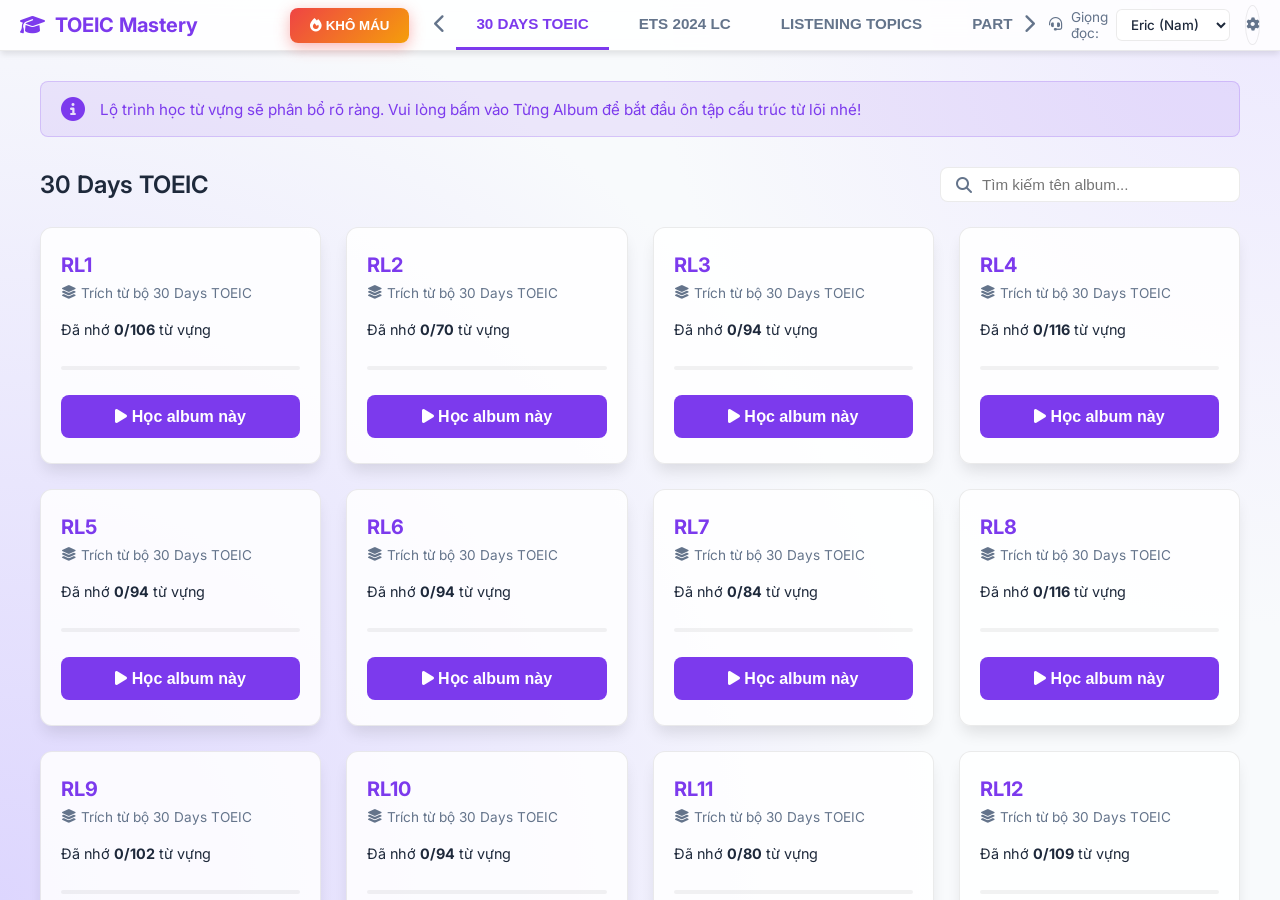
<file: Toeic-Web-App/index.html>
<!DOCTYPE html>
<html lang="vi">
<head>
    <meta charset="UTF-8">
    <meta name="viewport" content="width=device-width, initial-scale=1.0">
    <title>TOEIC Flashcards Mastery</title>
    <link rel="stylesheet" href="style.css">
    <link href="https://fonts.googleapis.com/css2?family=Inter:wght@400;500;600;700&display=swap" rel="stylesheet">
    <link rel="stylesheet" href="https://cdnjs.cloudflare.com/ajax/libs/font-awesome/6.4.0/css/all.min.css">
</head>
<body>
    <div class="app-container is-top-nav">
        <!-- Top Navbar -->
        <nav class="top-navbar">
            <div class="logo">
                <h2><i class="fa-solid fa-graduation-cap"></i> TOEIC Mastery</h2>
            </div>
            
            <button class="btn-hardcore" id="btnHardcoreNav">
                <i class="fa-solid fa-fire"></i> KHÔ MÁU
            </button>

            <!-- Horizontal scrollable tabs -->
            <div class="nav-tabs-wrapper">
                <button class="scroll-btn scroll-left"><i class="fa-solid fa-chevron-left"></i></button>
                <div class="nav-tabs" id="navTabs">
                    <!-- Tabs populated via JS -->
                </div>
                <button class="scroll-btn scroll-right"><i class="fa-solid fa-chevron-right"></i></button>
            </div>
            <div class="nav-user">
                <div class="voice-selector">
                    <i class="fa-solid fa-headset"></i> Giọng đọc:
                    <select id="voiceSelect">
                        <option value="Microsoft Eric">Eric (Nam)</option>
                        <option value="Microsoft Emma">Emma (Nữ)</option>
                    </select>
                </div>
                <button class="btn-settings" id="btnSettings" title="Cài đặt">
                    <i class="fa-solid fa-gear"></i>
                </button>
            </div>
        </nav>
        
        <!-- Main Content -->
        <main class="main-content">
            <!-- Learning Toolbar (Hidden in Dashboard Grid View) -->
            <header class="topbar learning-header" id="learningHeader" style="display: none;">
                <button class="btn-back" id="btnBack"><i class="fa-solid fa-arrow-left"></i> Quay lại</button>
                <h1 id="currentAlbumTitle">Album Name</h1>
                <div class="mode-toggles">
                    <button id="btnFlashcard" class="active"><i class="fa-solid fa-layer-group"></i> Flashcards</button>
                    <button id="btnList"><i class="fa-solid fa-list"></i> Danh sách</button>
                </div>
            </header>
            
            <div class="content-body" id="contentBody">
                
                <!-- Hardcore Dashboard View -->
                <div class="hardcore-dashboard" id="hardcoreDashboard" style="display: none;">
                    <div class="hc-header">
                        <h2>Mục Tiêu Khô Máu 🔥</h2>
                        <button class="btn-primary" id="btnEditPlan"><i class="fa-solid fa-pen"></i> Đổi Kế Hoạch</button>
                    </div>
                    
                    <div class="hc-stats-container">
                        <div class="hc-stat-card">
                            <div class="hc-stat-title">Từ Mới Hôm Nay</div>
                            <div class="hc-stat-value" id="hcNewCount">--</div>
                        </div>
                        <div class="hc-stat-card warning">
                            <div class="hc-stat-title">Quên Tới Nơi (Cần Ôn Lập Tức)</div>
                            <div class="hc-stat-value" id="hcReviewCount">--</div>
                        </div>
                    </div>

                    <div style="text-align: center; margin-top: 40px;">
                        <button class="btn-hardcore-start" id="btnStartHardcoreSession">
                            BẮT ĐẦU CHIẾN ĐẤU <i class="fa-solid fa-rocket"></i>
                        </button>
                    </div>
                </div>

                <!-- Dashboard / Album Grid View -->
                <div class="album-grid-view" id="albumGridView">
                    <!-- Intro Banner -->
                    <div class="intro-banner">
                        <i class="fa-solid fa-circle-info banner-icon"></i>
                        <span>Lộ trình học từ vựng sẽ phân bổ rõ ràng. Vui lòng bấm vào Từng Album để bắt đầu ôn tập cấu trúc từ lõi nhé!</span>
                    </div>

                    <div class="grid-header">
                        <h2 id="gridCategoryTitle">Vui lòng tải dữ liệu</h2>
                        <div class="search-box">
                            <i class="fa-solid fa-magnifying-glass"></i>
                            <input type="text" id="searchInput" placeholder="Tìm kiếm tên album...">
                        </div>
                    </div>
                    
                    <div class="album-grid" id="albumGrid">
                        <!-- Cards populated via JS -->
                    </div>
                </div>

                <!-- Learning View (Flashcard / List injected here) -->
                <div class="learning-view" id="learningView" style="display: none;">
                </div>
            </div>
        </main>
    </div>

    <!-- Settings Modal -->
    <div class="modal-overlay" id="settingsModal">
        <div class="modal-content">
            <div class="modal-header">
                <h3>Cài đặt Phím tắt</h3>
                <button class="btn-close" id="btnCloseSettings"><i class="fa-solid fa-xmark"></i></button>
            </div>
            <div class="modal-body">
                <div class="form-group">
                    <label>Phím nổi bật: Đọc từ vựng chính (Vocab)</label>
                    <input type="text" id="inputKeyVocab" maxlength="1" placeholder="Ví dụ: v">
                </div>
                <div class="form-group">
                    <label>Phím nổi bật: Đọc câu ví dụ (Example)</label>
                    <input type="text" id="inputKeyExample" maxlength="1" placeholder="Ví dụ: p">
                </div>
            </div>
            <div class="modal-footer">
                <button class="btn-save" id="btnSaveSettings">Lưu cài đặt</button>
            </div>
        </div>
    </div>

    <!-- Hardcore Wizard Modal -->
    <div class="modal-overlay" id="wizardModal">
        <div class="modal-content" style="width: 500px;">
            <div class="modal-header">
                <h3>Kế Hoạch Khô Máu 🎯</h3>
                <button class="btn-close" id="btnCloseWizard"><i class="fa-solid fa-xmark"></i></button>
            </div>
            <div class="modal-body" style="max-height: 70vh; overflow-y: auto;">
                <p style="color: var(--text-secondary); margin-bottom: 25px; line-height: 1.6; font-size: 0.95rem;">
                    Thiết lập mục tiêu cá nhân: Chọn các bộ từ vựng trọng điểm và thời gian hoàn thành. Hệ thống sẽ tự động điều phối lộ trình <strong>Ôn Tập (SRS)</strong> và <strong>Học Mới</strong> mỗi ngày.
                </p>
                <div class="form-group">
                    <label><i class="fa-solid fa-signature"></i> Tên Lộ Trình:</label>
                    <input type="text" id="inputPlanName" placeholder="Lộ trình cấp tốc 30 ngày..." style="text-transform: none;">
                </div>
                <div class="form-row" style="display: flex; gap: 15px; margin-top: 15px;">
                    <div class="form-group" style="flex: 1;">
                        <label><i class="fa-solid fa-calendar-clock"></i> Số ngày hoàn thành:</label>
                        <input type="number" id="inputTargetDays" min="1" max="365" value="30" style="text-transform: none;">
                    </div>
                </div>
                <div class="form-group" style="margin-top: 25px;">
                    <label style="display: flex; justify-content: space-between; align-items: center;">
                        <span><i class="fa-solid fa-list-check"></i> Chọn Nội Dung Học:</span>
                        <span style="font-size: 0.8rem; font-weight: normal; color: var(--primary); cursor: pointer;" onclick="document.querySelectorAll('#wizardCategories input').forEach(i=>i.checked=true)">Chọn tất cả</span>
                    </label>
                    <div class="category-checkboxes" id="wizardCategories" style="max-height: 300px;">
                        <!-- Checkboxes populated via JS (Categories and Albums) -->
                    </div>
                </div>
            </div>
            <div class="modal-footer" style="padding-top: 20px; border-top: 1px solid var(--glass-border);">
                <button class="btn-save" id="btnGeneratePlan" style="width: 100%; padding: 15px; font-size: 1.1rem; justify-content: center; display: flex; align-items: center; gap: 10px;">
                    <i class="fa-solid fa-bolt"></i> BẮT ĐẦU CHIẾN DỊCH
                </button>
            </div>
        </div>
    </div>

    <script src="data.js"></script>
    <script src="app.js"></script>
</body>
</html>
</file>
<file: Toeic-Web-App/style.css>
:root {
    --bg-color: #f8fafc;
    --glass-bg: rgba(255, 255, 255, 0.85);
    --glass-border: rgba(0, 0, 0, 0.08);
    --primary: #7c3aed;
    --primary-hover: #6d28d9;
    --text-primary: #1e293b;
    --text-secondary: #64748b;
    --success: #10b981;
    --danger: #ef4444;
    --warning: #f59e0b;
    --card-bg: rgba(255, 255, 255, 1);
}

* {
    box-sizing: border-box;
    margin: 0;
    padding: 0;
}

body {
    font-family: 'Inter', sans-serif;
    background: var(--bg-color);
    background-image: radial-gradient(circle at top right, #ede9fe 0%, transparent 40%),
                      radial-gradient(circle at bottom left, #ddd6fe 0%, transparent 60%);
    background-attachment: fixed;
    color: var(--text-primary);
    overflow: hidden;
    height: 100vh;
}

.app-container {
    display: flex;
    flex-direction: column;
    height: 100vh;
    width: 100vw;
}

/* --- Top Navigation Bar --- */
.top-navbar {
    display: flex;
    align-items: center;
    background: var(--glass-bg);
    backdrop-filter: blur(12px);
    border-bottom: 1px solid var(--glass-border);
    padding: 0 20px;
    height: 70px;
    box-shadow: 0 4px 6px -1px rgba(0, 0, 0, 0.1);
    z-index: 100;
}

.logo {
    display: flex;
    align-items: center;
    min-width: 250px;
    margin-right: 20px;
}

.logo h2 {
    font-size: 1.25rem;
    color: var(--primary);
    display: flex;
    align-items: center;
    gap: 10px;
}

.nav-tabs-wrapper {
    flex-grow: 1;
    display: flex;
    align-items: center;
    overflow: hidden;
    position: relative;
    margin-right: 20px;
}

.nav-tabs {
    display: flex;
    overflow-x: auto;
    scroll-behavior: smooth;
    scrollbar-width: none; /* Firefox */
    gap: 10px;
}
.nav-tabs::-webkit-scrollbar {
    display: none; /* Safari/Chrome */
}

.nav-tab {
    background: transparent;
    border: none;
    color: var(--text-secondary);
    font-size: 0.95rem;
    font-weight: 600;
    padding: 15px 20px;
    cursor: pointer;
    white-space: nowrap;
    text-transform: uppercase;
    transition: all 0.2s;
    border-bottom: 3px solid transparent;
}

.nav-tab:hover {
    color: var(--text-primary);
    background: rgba(255,255,255,0.05);
}

.nav-tab.active {
    color: var(--primary);
    border-bottom: 3px solid var(--primary);
}

.btn-settings {
    background: transparent;
    border: 1px solid var(--glass-border);
    color: var(--text-secondary);
    width: 40px;
    height: 40px;
    border-radius: 50%;
    cursor: pointer;
    margin-left: 15px;
    display: flex;
    justify-content: center;
    align-items: center;
    transition: all 0.2s;
}

.btn-settings:hover {
    color: var(--primary);
    background: rgba(124, 58, 237, 0.1);
}

.scroll-btn {
    background: transparent;
    border: none;
    color: var(--text-secondary);
    font-size: 1.2rem;
    cursor: pointer;
    padding: 0 10px;
    display: none; /* Show later via JS if overflow */
}

.nav-user {
    min-width: 150px;
    height: 100%;
    display: flex;
    align-items: center;
    justify-content: flex-end;
}

.voice-selector {
    display: flex;
    align-items: center;
    gap: 8px;
    font-size: 0.85rem;
    color: var(--text-secondary);
}

.voice-selector select {
    background: var(--card-bg);
    border: 1px solid var(--glass-border);
    color: var(--text-primary);
    padding: 6px 10px;
    border-radius: 6px;
    outline: none;
    cursor: pointer;
    font-family: inherit;
    font-weight: 500;
}

.voice-selector select option {
    background: var(--bg-color);
}

/* --- Main Content --- */
.main-content {
    flex-grow: 1;
    display: flex;
    flex-direction: column;
    overflow-y: auto;
}

.topbar.learning-header {
    display: flex;
    justify-content: space-between;
    align-items: center;
    padding: 20px 30px;
    background: rgba(255, 255, 255, 0.5);
    backdrop-filter: blur(8px);
    border-bottom: 1px solid var(--glass-border);
}

.btn-back {
    background: transparent;
    border: none;
    color: var(--text-primary);
    font-size: 1.1rem;
    font-weight: 600;
    cursor: pointer;
    display: flex;
    align-items: center;
    gap: 8px;
    transition: color 0.2s;
}

.btn-back:hover {
    color: var(--primary);
}

.learning-header h1 {
    font-size: 1.3rem;
    font-weight: 600;
}

.mode-toggles button {
    background: var(--card-bg);
    border: 1px solid var(--glass-border);
    color: var(--text-secondary);
    padding: 8px 16px;
    border-radius: 6px;
    cursor: pointer;
    margin-left: 10px;
    font-weight: 500;
    transition: all 0.2s;
}

.mode-toggles button.active {
    background: var(--primary);
    color: white;
    border-color: var(--primary);
}

.content-body {
    flex-grow: 1;
    padding: 30px 40px;
    max-width: 1400px;
    margin: 0 auto;
    width: 100%;
}

/* --- Album Grid Dashboard --- */
.intro-banner {
    display: flex;
    align-items: center;
    background: rgba(124, 58, 237, 0.1);
    border: 1px solid rgba(124, 58, 237, 0.2);
    border-radius: 8px;
    padding: 15px 20px;
    color: var(--primary);
    margin-bottom: 30px;
    font-size: 0.95rem;
}

.intro-banner .banner-icon {
    font-size: 1.5rem;
    margin-right: 15px;
}

.grid-header {
    display: flex;
    justify-content: space-between;
    align-items: center;
    margin-bottom: 25px;
}

.grid-header h2 {
    font-size: 1.5rem;
    font-weight: 600;
    text-transform: capitalize;
}

.search-box {
    display: flex;
    align-items: center;
    background: var(--card-bg);
    border: 1px solid var(--glass-border);
    border-radius: 8px;
    padding: 8px 15px;
    width: 300px;
}

.search-box i {
    color: var(--text-secondary);
    margin-right: 10px;
}

.search-box input {
    background: transparent;
    border: none;
    color: var(--text-primary);
    outline: none;
    width: 100%;
    font-size: 0.95rem;
}

.album-grid {
    display: grid;
    grid-template-columns: repeat(auto-fill, minmax(280px, 1fr));
    gap: 25px;
}

.album-card {
    background: var(--glass-bg);
    border: 1px solid var(--glass-border);
    border-radius: 12px;
    padding: 25px 20px;
    display: flex;
    flex-direction: column;
    box-shadow: 0 10px 15px -3px rgba(0, 0, 0, 0.1);
    transition: transform 0.2s ease, border-color 0.2s;
}

.album-card:hover {
    transform: translateY(-5px);
    border-color: rgba(255,255,255,0.3);
}

.album-title {
    font-size: 1.25rem;
    font-weight: 700;
    margin-bottom: 8px;
    color: var(--primary);
}

.album-subtitle {
    font-size: 0.85rem;
    color: var(--text-secondary);
    margin-bottom: 20px;
    display: flex;
    align-items: center;
    gap: 5px;
}

.album-stats {
    font-size: 0.9rem;
    margin-bottom: 20px;
    color: var(--text-primary);
}

.progress-bar-thin {
    height: 4px;
    background: rgba(0,0,0,0.05);
    border-radius: 2px;
    margin-top: 8px;
    overflow: hidden;
}

.progress-fill-thin {
    height: 100%;
    background: var(--success);
    transition: width 0.3s;
}

.btn-learn-album {
    background: var(--primary);
    color: white;
    border: none;
    padding: 12px;
    border-radius: 8px;
    font-size: 1rem;
    font-weight: 600;
    cursor: pointer;
    transition: background 0.2s;
    margin-top: auto;
}

.btn-learn-album:hover {
    background: var(--primary-hover);
}

/* --- Learning View --- */
.flashcard-container {
    display: flex;
    flex-direction: column;
    align-items: center;
    max-width: 600px;
    margin: 0 auto;
    height: 100%;
}

.progress-bar {
    width: 100%;
    height: 6px;
    background: rgba(0,0,0,0.05);
    border-radius: 3px;
    margin-bottom: 20px;
    overflow: hidden;
}

.progress-fill {
    height: 100%;
    background: var(--primary);
    width: 0%;
    transition: width 0.3s ease;
}

.progress-stats {
    display: flex;
    justify-content: space-between;
    width: 100%;
    margin-bottom: 20px;
    color: var(--text-secondary);
    font-size: 0.9rem;
}

.card {
    width: 100%;
    height: 420px;
    perspective: 1000px;
    cursor: pointer;
}

.card-inner {
    width: 100%;
    height: 100%;
    position: relative;
    transition: transform 0.6s cubic-bezier(0.4, 0, 0.2, 1);
    transform-style: preserve-3d;
}

.card.is-flipped .card-inner {
    transform: rotateY(180deg);
}

.card-front, .card-back {
    position: absolute;
    width: 100%;
    height: 100%;
    backface-visibility: hidden;
    background: var(--card-bg);
    border: 1px solid var(--glass-border);
    border-radius: 16px;
    padding: 30px;
    display: flex;
    flex-direction: column;
    justify-content: center;
    align-items: center;
    text-align: center;
    box-shadow: 0 10px 30px -5px rgba(0,0,0,0.3);
}

.card-back {
    transform: rotateY(180deg);
    align-items: flex-start;
    text-align: left;
    justify-content: flex-start;
    overflow-y: auto;
}

.word-main {
    font-size: 3rem;
    font-weight: 700;
    margin-bottom: 15px;
    color: var(--text-primary);
    word-break: break-word;
}

.btn-audio {
    background: rgba(59, 130, 246, 0.2);
    border: none;
    color: var(--primary);
    width: 50px;
    height: 50px;
    border-radius: 50%;
    font-size: 1.25rem;
    cursor: pointer;
    transition: all 0.2s;
    display: flex;
    justify-content: center;
    align-items: center;
}

.btn-audio:hover {
    background: var(--primary);
    color: #fff;
    transform: scale(1.1);
}

.card-back h3 {
    font-size: 2rem;
    margin-bottom: 10px;
    color: var(--primary);
    word-break: break-word;
}

.word-meta {
    font-size: 1rem;
    color: var(--text-secondary);
    margin-bottom: 20px;
    display: flex;
    gap: 15px;
    flex-wrap: wrap;
}

.badge-pos {
    background: rgba(124, 58, 237, 0.1);
    color: var(--primary);
    padding: 4px 10px;
    border-radius: 4px;
    font-style: italic;
    font-weight: 600;
}

.word-meaning {
    font-size: 1.25rem;
    margin-bottom: 25px;
    line-height: 1.5;
    color: var(--text-primary);
}

.examples {
    width: 100%;
    background: var(--bg-color);
    border: 1px solid var(--glass-border);
    padding: 20px;
    border-radius: 8px;
}

.example-en {
    font-style: italic;
    margin-bottom: 4px;
    color: var(--text-primary);
    font-weight: 600;
    display: flex;
    align-items: flex-start;
    gap: 10px;
}

.example-ipa {
    font-size: 0.9rem;
    color: var(--text-secondary);
    margin-bottom: 8px;
    margin-left: 25px; /* offset for the play button */
    font-family: inherit;
}

/* TTS Highlighting */
.word {
    transition: background 0.1s, color 0.1s;
    border-radius: 4px;
    padding: 2px 0;
}
.highlight-word {
    background: rgba(245, 158, 11, 0.3); /* Warning color highlight */
    color: #b45309; 
}

.btn-play-example {
    background: transparent;
    border: none;
    color: var(--primary);
    cursor: pointer;
    font-size: 1rem;
    padding: 2px;
    margin-top: 2px;
    opacity: 0.7;
    transition: opacity 0.2s, transform 0.2s;
    flex-shrink: 0;
}

.btn-play-example:hover {
    opacity: 1;
    transform: scale(1.1);
}

.example-vi {
    color: var(--text-secondary);
    font-size: 0.95rem;
}

.gtv-highlight {
    color: var(--warning);
    font-weight: 600;
}

.controls {
    display: flex;
    justify-content: space-between;
    align-items: center;
    width: 100%;
    margin-top: 30px;
}

.nav-controls {
    display: flex;
    gap: 15px;
}

.btn-control {
    padding: 12px 24px;
    border-radius: 8px;
    border: none;
    font-size: 1rem;
    font-weight: 600;
    cursor: pointer;
    display: flex;
    align-items: center;
    gap: 10px;
    transition: all 0.2s;
}

.btn-prev { background: var(--card-bg); border: 1px solid var(--glass-border); color: var(--text-primary); }
.btn-next { background: var(--primary); color: white; }
.btn-control:hover:not(:disabled) { transform: translateY(-2px); opacity: 0.9; box-shadow: 0 4px 6px -1px rgba(0,0,0,0.1); }
.btn-control:disabled { opacity: 0.5; cursor: not-allowed; transform: none; }

.btn-mark-known {
    background: var(--card-bg);
    border: 1px solid var(--glass-border);
    color: var(--success);
    padding: 10px 20px;
    border-radius: 8px;
    font-weight: 600;
    cursor: pointer;
    transition: all 0.2s;
    display: flex;
    align-items: center;
    gap: 8px;
}

.btn-mark-known:hover {
    background: rgba(16, 185, 129, 0.1);
}

.btn-mark-known.is-known {
    background: var(--success);
    color: white;
}

/* List View */
.list-container {
    display: flex;
    flex-direction: column;
    gap: 15px;
}

.hc-scroll-list {
    max-height: 60vh;
    overflow-y: auto;
    padding-right: 15px;
}
.hc-scroll-list::-webkit-scrollbar {
    width: 8px;
}
.hc-scroll-list::-webkit-scrollbar-track {
    background: rgba(0,0,0,0.02);
    border-radius: 10px;
}
.hc-scroll-list::-webkit-scrollbar-thumb {
    background: var(--glass-border);
    border-radius: 10px;
}
.hc-scroll-list::-webkit-scrollbar-thumb:hover {
    background: #ccc;
}

.list-item {
    background: var(--card-bg);
    border: 1px solid var(--glass-border);
    border-radius: 12px;
    padding: 20px;
    display: flex;
    align-items: flex-start;
    gap: 20px;
    transition: transform 0.2s;
    position: relative;
}

.list-item:hover {
    transform: translateX(5px);
    border-color: rgba(255,255,255,0.2);
}

.list-word-col {
    width: 250px;
    flex-shrink: 0;
}

.list-word {
    font-size: 1.5rem;
    font-weight: 700;
    margin-bottom: 5px;
    color: var(--primary);
}

.list-meta {
    font-size: 0.9rem;
    color: var(--text-secondary);
    margin-bottom: 10px;
}

.list-meaning-col {
    flex-grow: 1;
}

.list-meaning {
    font-size: 1.1rem;
    margin-bottom: 10px;
}

.list-example {
    background: var(--bg-color);
    border: 1px solid var(--glass-border);
    padding: 15px;
    border-radius: 8px;
    font-size: 0.9rem;
}

.list-actions {
    display: flex;
    flex-direction: column;
    gap: 10px;
    align-items: flex-end;
}

.list-mark-known {
    background: transparent;
    border: none;
    color: var(--text-secondary);
    font-size: 1.5rem;
    cursor: pointer;
    transition: color 0.2s;
}

.list-mark-known.is-known {
    color: var(--success);
}

/* Scrollbar */
::-webkit-scrollbar { width: 8px; }
::-webkit-scrollbar-track { background: transparent; }
::-webkit-scrollbar-thumb { background: rgba(255,255,255,0.2); border-radius: 4px; }
::-webkit-scrollbar-thumb:hover { background: rgba(255,255,255,0.3); }

/* Modal Settings styling */
.modal-overlay {
    position: fixed;
    top: 0; left: 0; right: 0; bottom: 0;
    background: rgba(0,0,0,0.5);
    backdrop-filter: blur(4px);
    display: none;
    justify-content: center;
    align-items: center;
    z-index: 1000;
}
.modal-overlay.open {
    display: flex;
}
.modal-content {
    background: var(--card-bg);
    border: 1px solid var(--glass-border);
    border-radius: 12px;
    padding: 30px;
    width: 400px;
    max-width: 90%;
    box-shadow: 0 20px 25px -5px rgba(0,0,0,0.1);
}
.modal-header {
    display: flex;
    justify-content: space-between;
    align-items: center;
    margin-bottom: 20px;
}
.modal-header h3 {
    font-size: 1.25rem;
    color: var(--text-primary);
}
.btn-close {
    background: transparent;
    border: none;
    font-size: 1.5rem;
    cursor: pointer;
    color: var(--text-secondary);
}
.form-group {
    margin-bottom: 15px;
}
.form-group label {
    display: block;
    font-size: 0.9rem;
    color: var(--text-secondary);
    margin-bottom: 5px;
}
.form-group input {
    width: 100%;
    padding: 10px;
    border-radius: 6px;
    border: 1px solid var(--glass-border);
    background: var(--bg-color);
    color: var(--text-primary);
    font-size: 1rem;
    outline: none;
    text-transform: uppercase;
}
.form-group input:focus {
    border-color: var(--primary);
}
.modal-footer {
    margin-top: 25px;
    text-align: right;
}
.btn-save {
    background: var(--primary);
    color: white;
    border: none;
    padding: 10px 20px;
    border-radius: 6px;
    font-weight: 600;
    cursor: pointer;
}
.btn-save:hover {
    background: var(--primary-hover);
}

/* Hardcore Mode Styles */
.btn-hardcore {
    background: linear-gradient(135deg, #ef4444, #f59e0b);
    color: white;
    border: none;
    padding: 10px 20px;
    border-radius: 8px;
    font-weight: 700;
    cursor: pointer;
    margin-right: 15px;
    box-shadow: 0 4px 15px rgba(239, 68, 68, 0.4);
    transition: all 0.3s cubic-bezier(0.4, 0, 0.2, 1);
    white-space: nowrap;
}
.btn-hardcore:hover {
    transform: translateY(-2px) scale(1.05);
    box-shadow: 0 6px 20px rgba(239, 68, 68, 0.6);
}

.hardcore-dashboard {
    padding: 40px;
}
.hc-header {
    display: flex;
    justify-content: space-between;
    align-items: center;
    margin-bottom: 40px;
}
.btn-primary {
    background: var(--primary);
    color: white;
    border: none;
    padding: 10px 20px;
    border-radius: 6px;
    cursor: pointer;
    font-weight: 600;
}
.hc-stats-container {
    display: flex;
    gap: 30px;
    justify-content: center;
}
.hc-stat-card {
    background: var(--card-bg);
    border: 1px solid var(--glass-border);
    border-left: 5px solid var(--primary);
    padding: 30px;
    border-radius: 12px;
    width: 300px;
    text-align: center;
    box-shadow: 0 10px 15px -3px rgba(0,0,0,0.05);
}
.hc-stat-card.warning {
    border-left: 5px solid var(--warning);
}
.hc-stat-title {
    font-size: 1.1rem;
    color: var(--text-secondary);
    font-weight: 600;
    margin-bottom: 15px;
}
.hc-stat-value {
    font-size: 4rem;
    font-weight: 800;
    color: var(--text-primary);
}
.btn-hardcore-start {
    background: linear-gradient(135deg, #ef4444, #f59e0b);
    color: white;
    border: none;
    padding: 18px 40px;
    border-radius: 50px;
    font-size: 1.25rem;
    font-weight: 800;
    cursor: pointer;
    box-shadow: 0 10px 25px rgba(239, 68, 68, 0.4);
    transition: transform 0.2s, box-shadow 0.2s;
}
.btn-hardcore-start:hover {
    transform: scale(1.05);
    box-shadow: 0 15px 35px rgba(239, 68, 68, 0.6);
}

.category-checkboxes {
    max-height: 200px;
    overflow-y: auto;
    border: 1px solid var(--glass-border);
    padding: 10px;
    border-radius: 6px;
    background: var(--bg-color);
}
.cat-cb-item {
    display: flex;
    align-items: center;
    margin-bottom: 10px;
    color: var(--text-primary);
    cursor: pointer;
}
.cat-cb-item input {
    width: auto;
    margin-right: 10px;
    margin-top: 0;
}

/* Hardcore Learning 3-Column Layout */
.hc-learning-layout {
    display: grid;
    grid-template-columns: 220px 1fr 280px;
    gap: 20px;
    height: 100%;
    align-items: start;
}
.hc-sidebar-left {
    background: var(--card-bg);
    border: 1px solid var(--glass-border);
    border-radius: 12px;
    padding: 20px;
    height: 100%;
    overflow-y: auto;
    box-shadow: 0 4px 6px -1px rgba(0,0,0,0.05);
}
.hc-center-panel {
    display: flex;
    justify-content: center;
}
.hc-sidebar-right {
    display: flex;
    flex-direction: column;
    gap: 20px;
    height: 100%;
}
.hc-widget {
    background: var(--card-bg);
    border: 1px solid var(--glass-border);
    border-radius: 12px;
    padding: 20px;
    box-shadow: 0 4px 6px -1px rgba(0,0,0,0.05);
}
.hc-widget-title {
    font-size: 1.05rem;
    font-weight: 700;
    color: var(--primary);
    margin-bottom: 20px;
    display: flex;
    align-items: center;
    gap: 8px;
    border-bottom: 1px solid var(--glass-border);
    padding-bottom: 10px;
}
.hc-day-list {
    display: flex;
    flex-direction: column;
    gap: 10px;
}
.hc-day-item {
    padding: 12px 15px;
    border-radius: 8px;
    background: var(--bg-color);
    color: var(--text-secondary);
    font-weight: 600;
    font-size: 0.95rem;
    display: flex;
    align-items: center;
    gap: 10px;
    border: 1px solid transparent;
}
.hc-day-item.active {
    background: rgba(124, 58, 237, 0.1);
    color: var(--primary);
    border-color: rgba(124, 58, 237, 0.2);
}
.hc-day-item.past {
    background: rgba(16, 185, 129, 0.1);
    color: var(--success);
}

.hc-timer-display {
    font-size: 2.8rem;
    font-weight: 800;
    text-align: center;
    font-variant-numeric: tabular-nums;
    color: var(--text-primary);
    margin: 10px 0 20px;
    letter-spacing: -1px;
}
.hc-timer-controls {
    display: flex;
    gap: 12px;
    justify-content: center;
    margin-bottom: 20px;
}
.btn-timer {
    background: var(--bg-color);
    border: 1px solid var(--glass-border);
    width: 45px; height: 45px;
    border-radius: 50%;
    display: flex; justify-content: center; align-items: center;
    cursor: pointer;
    font-size: 1.1rem;
    color: var(--text-secondary);
    transition: all 0.2s;
}
.btn-timer:hover { background: var(--primary); color: white; border-color: var(--primary); }

.hc-timer-setup {
    display: flex;
    gap: 10px;
    align-items: center;
    font-size: 0.85rem;
    color: var(--text-secondary);
    justify-content: center;
    background: var(--bg-color);
    padding: 8px;
    border-radius: 6px;
}
.hc-timer-setup input {
    width: 50px;
    padding: 4px;
    border: 1px solid var(--glass-border);
    border-radius: 4px;
    text-align: center;
    outline: none;
    font-weight: bold;
}

.hc-map-grid {
    display: grid;
    grid-template-columns: repeat(auto-fill, minmax(22px, 1fr));
    gap: 8px;
    max-height: 250px;
    overflow-y: auto;
    padding: 5px;
}
.hc-map-grid::-webkit-scrollbar { width: 5px; }
.hc-map-grid::-webkit-scrollbar-thumb { background: var(--glass-border); border-radius: 5px; }

.hc-map-dot {
    width: 22px;
    height: 22px;
    border-radius: 6px;
    background: #e2e8f0;
    transition: all 0.3s;
    cursor: default;
    box-shadow: inset 0 1px 2px rgba(0,0,0,0.05);
}
.hc-map-dot.pass { background: var(--success); }
.hc-map-dot.fail { background: var(--danger); box-shadow: inset 0 1px 2px rgba(255,0,0,0.2); }
.hc-map-dot.current {
    box-shadow: 0 0 0 2px var(--card-bg), 0 0 0 4px var(--primary);
    transform: scale(1.15);
    background: var(--primary);
}

/* Responsive */
@media (max-width: 1200px) {
    .hc-learning-layout {
        grid-template-columns: 1fr 280px;
    }
    .hc-sidebar-left { display: none; }
}
@media (max-width: 768px) {
    .nav-tabs-wrapper { margin-right: 0; }
    .nav-user { display: none; }
    .content-body { padding: 20px; }
    .list-item { flex-direction: column; }
    .list-word-col { width: 100%; border-bottom: 1px solid var(--glass-border); padding-bottom: 15px; }
    .list-actions { position: absolute; top: 20px; right: 20px; flex-direction: row; }
}

/* --- Plan Manager UI --- */
.plan-list-container {
    display: grid;
    grid-template-columns: repeat(auto-fill, minmax(400px, 1fr));
    gap: 20px;
    margin-bottom: 40px;
}

.plan-item {
    background: var(--glass-bg);
    border: 1px solid var(--glass-border);
    border-radius: 16px;
    padding: 25px;
    display: flex;
    justify-content: space-between;
    align-items: center;
    transition: all 0.3s cubic-bezier(0.4, 0, 0.2, 1);
    position: relative;
    overflow: hidden;
}

.plan-item:hover {
    transform: translateY(-5px);
    border-color: var(--primary);
    box-shadow: 0 10px 25px -5px rgba(124, 58, 237, 0.2);
}

.plan-item.active {
    background: rgba(124, 58, 237, 0.05);
    border-color: var(--primary);
    border-width: 2px;
}

.plan-info {
    flex-grow: 1;
}

.plan-name {
    font-size: 1.25rem;
    font-weight: 700;
    margin-bottom: 8px;
    color: var(--text-primary);
    display: flex;
    align-items: center;
    gap: 10px;
}

.badge-active {
    background: var(--success);
    color: white;
    font-size: 0.7rem;
    padding: 2px 8px;
    border-radius: 10px;
    text-transform: uppercase;
    font-weight: 800;
}

.plan-meta {
    font-size: 0.9rem;
    color: var(--text-secondary);
    margin-bottom: 15px;
}

.plan-progress-container {
    display: flex;
    align-items: center;
    gap: 12px;
}

.plan-progress-bar {
    flex-grow: 1;
    height: 6px;
    background: rgba(0,0,0,0.05);
    border-radius: 3px;
    overflow: hidden;
}

.plan-progress-fill {
    height: 100%;
    background: var(--success);
    transition: width 1s ease;
}

.plan-progress-text {
    font-size: 0.85rem;
    font-weight: 600;
    color: var(--text-secondary);
    min-width: 40px;
}

.plan-actions {
    display: flex;
    flex-direction: column;
    gap: 10px;
    margin-left: 20px;
}

.btn-plan-select {
    background: var(--primary);
    color: white;
    border: none;
    padding: 10px 15px;
    border-radius: 8px;
    font-size: 0.9rem;
    font-weight: 600;
    cursor: pointer;
    transition: all 0.2s;
    white-space: nowrap;
}

.btn-plan-select:hover:not(.disabled) {
    background: var(--primary-hover);
    transform: scale(1.05);
}

.btn-plan-select.disabled {
    background: var(--text-secondary);
    opacity: 0.5;
    cursor: default;
}

.btn-plan-delete {
    background: transparent;
    color: var(--danger);
    border: 1px solid rgba(239, 68, 68, 0.2);
    padding: 8px;
    border-radius: 8px;
    cursor: pointer;
    transition: all 0.2s;
}

.btn-plan-delete:hover {
    background: var(--danger);
    color: white;
    border-color: var(--danger);
}

/* Wizard Selection UI */
.hc-category-group {
    margin-bottom: 15px;
    border: 1px solid var(--glass-border);
    border-radius: 8px;
    overflow: hidden;
    background: var(--card-bg);
}

.hc-category-header {
    background: rgba(0,0,0,0.02);
    padding: 10px 15px;
    display: flex;
    align-items: center;
    gap: 10px;
    font-weight: 700;
    font-size: 0.9rem;
    color: var(--text-primary);
    cursor: pointer;
    user-select: none;
}

.hc-category-header:hover {
    background: rgba(124, 58, 237, 0.05);
}

.hc-album-list {
    padding: 5px 15px 10px 40px;
    display: flex;
    flex-direction: column;
    gap: 8px;
    background: white;
}

.hc-album-item {
    display: flex;
    align-items: center;
    gap: 10px;
    font-size: 0.85rem;
    color: var(--text-secondary);
    cursor: pointer;
}

.hc-album-item:hover {
    color: var(--text-primary);
}

.hc-album-item input {
    cursor: pointer;
}
</file>
